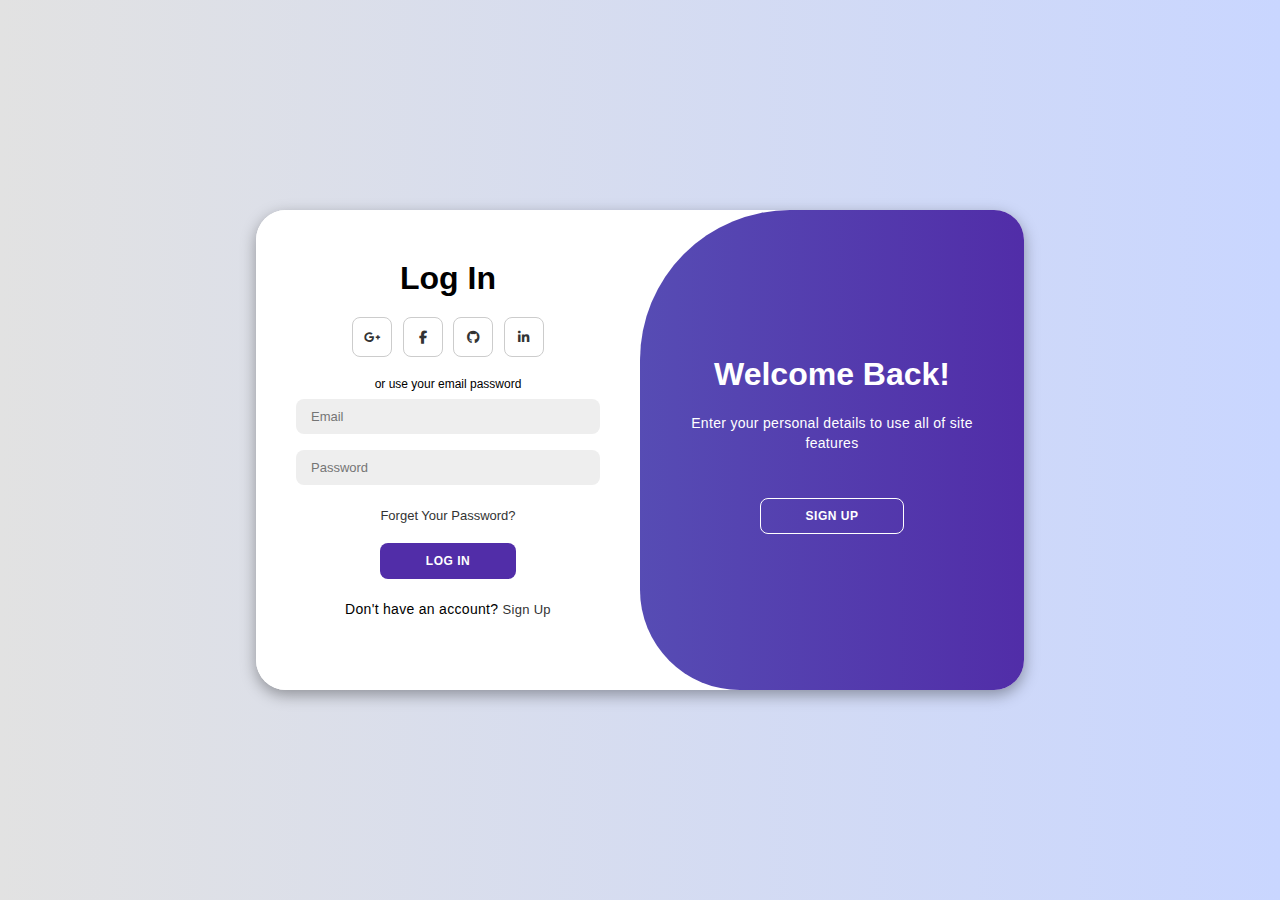
<file: signUpLogin/login.html>
<!DOCTYPE html>
<html lang="en">

<head>
    <meta charset="UTF-8">
    <meta name="viewport" content="width=device-width, initial-scale=1.0">
    <link rel="stylesheet" href="https://cdnjs.cloudflare.com/ajax/libs/font-awesome/6.4.2/css/all.min.css">
    <link rel="stylesheet" href="style.css">
    <title>Login Page</title>
</head>

<!-- Add this right after the <body> tag and before the container div -->
<body>
    
    
    <div class="container" id="container">
        <div class="form-container sign-in">
            <form action="processLogin.php" method="POST">
                <h1>Log In</h1>
                <div class="social-icons">
                    <a href="#" class="icon"><i class="fa-brands fa-google-plus-g"></i></a>
                    <a href="#" class="icon"><i class="fa-brands fa-facebook-f"></i></a>
                    <a href="#" class="icon"><i class="fa-brands fa-github"></i></a>
                    <a href="#" class="icon"><i class="fa-brands fa-linkedin-in"></i></a>
                </div>
                <span>or use your email password</span>
                <input type="email" name="email" placeholder="Email">
                <input type="password" name="password" placeholder="Password">
                <a href="#">Forget Your Password?</a>
                <button>Log In</button>
                <p class="redirect-text">Don't have an account? <a href="signup.html">Sign Up</a></p>
            </form>
        </div>
        <div class="toggle-container">
            <div class="toggle">
                <div class="toggle-panel toggle-right">
                    <h1>Welcome Back!</h1>
                    <p>Enter your personal details to use all of site features</p>
                    <a href="signup.html"><button class="hidden">Sign Up</button></a>
                </div>
            </div>
        </div>
    </div>

    <script>
        // Check if user just signed up successfully
        window.onload = function() {
            const urlParams = new URLSearchParams(window.location.search);
            if (urlParams.get('signup') === 'success') {
                // Auto-fill email if provided
                const email = urlParams.get('email');
                if (email) {
                    document.querySelector('input[type="email"]').value = email;
                }
                
                // Show success message
                alert('Registration successful! Please log in with your credentials.');
            }
        };
    </script>
</body>

</html>
</file>
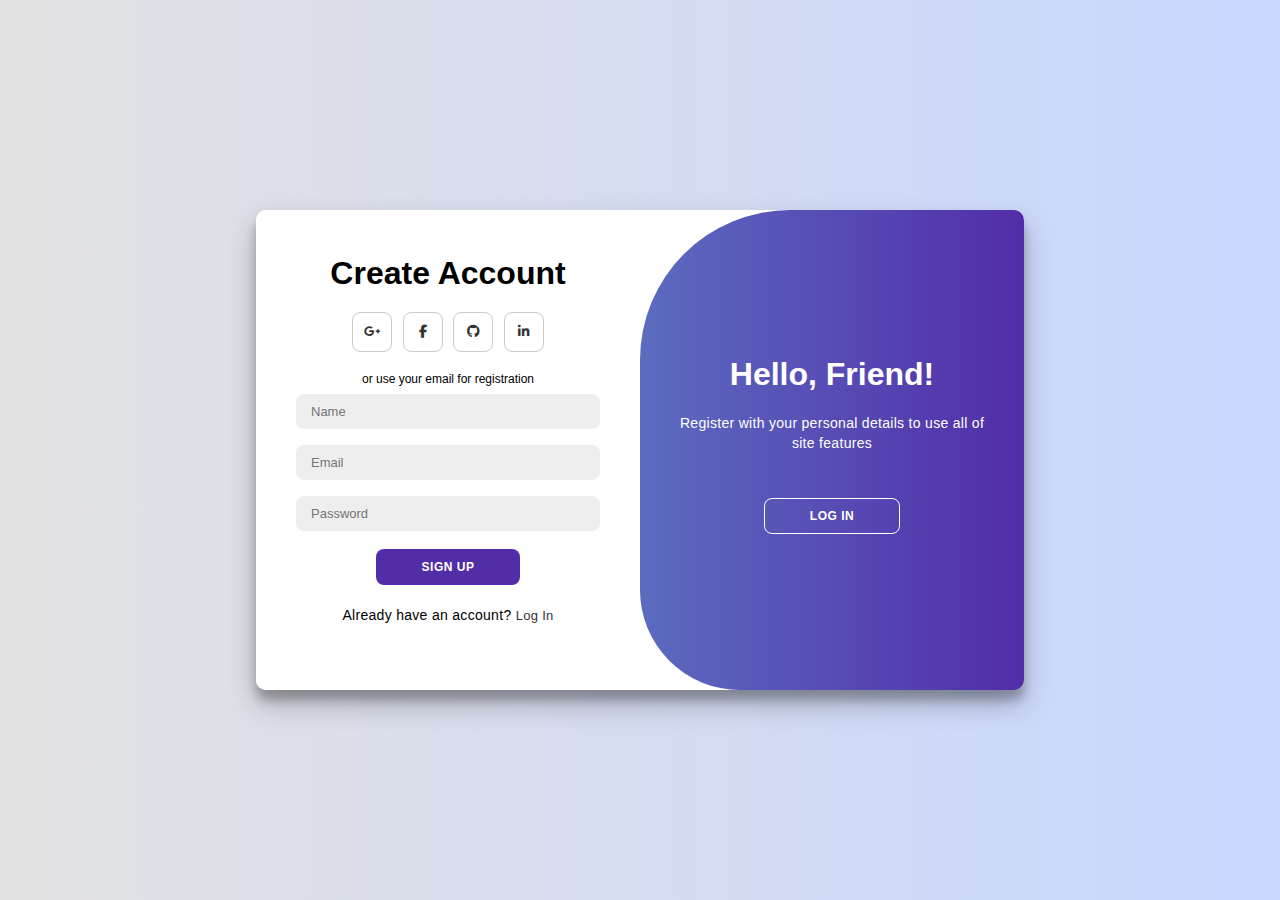
<file: signUpLogin/signup.html>
<!DOCTYPE html>
<html lang="en">

<head>
    <meta charset="UTF-8">
    <meta name="viewport" content="width=device-width, initial-scale=1.0">
    <link rel="stylesheet" href="https://cdnjs.cloudflare.com/ajax/libs/font-awesome/6.4.2/css/all.min.css">
    <link rel="stylesheet" href="style.css">
    <title>Sign Up Page</title>
    <style>
        /* Additional styles for standalone signup page */
        .form-container.sign-up {
            left: 0;
            opacity: 1;
            width: 50%;
            z-index: 2;
        }
        
        .container {
            position: relative;
            width: 768px;
            min-height: 480px;
            border-radius: 10px;
            overflow: hidden;
            box-shadow: 0 14px 28px rgba(0, 0, 0, 0.25), 0 10px 10px rgba(0, 0, 0, 0.22);
        }
        
        .redirect-text {
            margin-top: 15px;
            font-size: 14px;
        }
        
        /* Fix for toggle container visibility */
        .toggle-container {
            position: absolute;
            top: 0;
            left: 50%;
            width: 50%;
            height: 100%;
            overflow: hidden;
            transition: all 0.6s ease-in-out;
            z-index: 1000;
        }
        
        .toggle {
            background-color: #512da8;
            height: 100%;
            background: linear-gradient(to right, #5c6bc0, #512da8);
            color: #fff;
            position: relative;
            left: 0;
            height: 100%;
            width: 100%;
            transform: translateX(0);
            transition: all 0.6s ease-in-out;
        }
        
        .toggle-panel {
            position: absolute;
            width: 100%;
            height: 100%;
            display: flex;
            align-items: center;
            justify-content: center;
            flex-direction: column;
            padding: 0 30px;
            text-align: center;
        }
        
        .toggle-panel.toggle-left {
            transform: translateX(0);
        }
    </style>
</head>

<body>
    <div class="container" id="container">
        <div class="form-container sign-up">
            <form action="processSignUp.php" method="POST" id="signupForm">
                <h1>Create Account</h1>
                <div class="social-icons">
                    <a href="#" class="icon"><i class="fa-brands fa-google-plus-g"></i></a>
                    <a href="#" class="icon"><i class="fa-brands fa-facebook-f"></i></a>
                    <a href="#" class="icon"><i class="fa-brands fa-github"></i></a>
                    <a href="#" class="icon"><i class="fa-brands fa-linkedin-in"></i></a>
                </div>
                <span>or use your email for registration</span>
                <input type="text" placeholder="Name" name="name">
                <input type="email" placeholder="Email" name="email">
                <input type="password" placeholder="Password" name="password">
                <button type="submit">Sign Up</button>
                <p class="redirect-text">Already have an account? <a href="login.html">Log In</a></p>
            </form>
        </div>
        <div class="toggle-container">
            <div class="toggle">
                <div class="toggle-panel toggle-left">
                  
                    <h1>Hello, Friend!</h1>
                    <p>Register with your personal details to use all of site features</p>
                    <a href="login.html"><button type="button" class="hidden">Log In</button></a>
                </div>
            </div>
        </div>
    </div>
</body>
<script>
    // JavaScript to handle form submission and redirection
    document.getElementById('signupForm').addEventListener('submit', function(event) {
        // You can remove this preventDefault if you want the form to actually submit to processSignUp.php
        // event.preventDefault();
        
        // For testing without PHP, uncomment the line below and comment out the form action
        // alert('Account created successfully!');
        
        // Redirect to login page
        // window.location.href = 'login.html';
    });
</script>

</html>
</file>
<file: signUpLogin/style.css>
/* @import url('https://fonts.googleapis.com/css2?family=Montserrat:wght@300;400;500;600;700&display=swap'); */

*{
    margin: 0;
    padding: 0;
    box-sizing: border-box;
    font-family: 'Montserrat', sans-serif;
}

body{
    background-color: #c9d6ff;
    background: linear-gradient(to right, #e2e2e2, #c9d6ff);
    display: flex;
    align-items: center;
    justify-content: center;
    flex-direction: column;
    height: 100vh;
}

.container{
    background-color: #fff;
    border-radius: 30px;
    box-shadow: 0 5px 15px rgba(0, 0, 0, 0.35);
    position: relative;
    overflow: hidden;
    width: 768px;
    max-width: 100%;
    min-height: 480px;
}

.container p{
    font-size: 14px;
    line-height: 20px;
    letter-spacing: 0.3px;
    margin: 20px 0;
}

.container span{
    font-size: 12px;
}

.container a{
    color: #333;
    font-size: 13px;
    text-decoration: none;
    margin: 15px 0 10px;
}

.container button{
    background-color: #512da8;
    color: #fff;
    font-size: 12px;
    padding: 10px 45px;
    border: 1px solid transparent;
    border-radius: 8px;
    font-weight: 600;
    letter-spacing: 0.5px;
    text-transform: uppercase;
    margin-top: 10px;
    cursor: pointer;
}

.container button.hidden{
    background-color: transparent;
    border-color: #fff;
}

.container form{
    background-color: #fff;
    display: flex;
    align-items: center;
    justify-content: center;
    flex-direction: column;
    padding: 0 40px;
    height: 100%;
}

.container input{
    background-color: #eee;
    border: none;
    margin: 8px 0;
    padding: 10px 15px;
    font-size: 13px;
    border-radius: 8px;
    width: 100%;
    outline: none;
}

.form-container{
    position: absolute;
    top: 0;
    height: 100%;
    transition: all 0.6s ease-in-out;
}

.sign-in{
    left: 0;
    width: 50%;
    z-index: 2;
}

.container.active .sign-in{
    transform: translateX(100%);
}

.sign-up{
    left: 0;
    width: 50%;
    opacity: 0;
    z-index: 1;
}

.container.active .sign-up{
    transform: translateX(100%);
    opacity: 1;
    z-index: 5;
    animation: move 0.6s;
}

@keyframes move{
    0%, 49.99%{
        opacity: 0;
        z-index: 1;
    }
    50%, 100%{
        opacity: 1;
        z-index: 5;
    }
}

.social-icons{
    margin: 20px 0;
}

.social-icons a{
    border: 1px solid #ccc;
    border-radius: 20%;
    display: inline-flex;
    justify-content: center;
    align-items: center;
    margin: 0 3px;
    width: 40px;
    height: 40px;
}

.toggle-container{
    position: absolute;
    top: 0;
    left: 50%;
    width: 50%;
    height: 100%;
    overflow: hidden;
    transition: all 0.6s ease-in-out;
    border-radius: 150px 0 0 100px;
    z-index: 1000;
}

.container.active .toggle-container{
    transform: translateX(-100%);
    border-radius: 0 150px 100px 0;
}

.toggle{
    background-color: #512da8;
    height: 100%;
    background: linear-gradient(to right, #5c6bc0, #512da8);
    color: #fff;
    position: relative;
    left: -100%;
    height: 100%;
    width: 200%;
    transform: translateX(0);
    transition: all 0.6s ease-in-out;
}

.container.active .toggle{
    transform: translateX(50%);
}

.toggle-panel{
    position: absolute;
    width: 50%;
    height: 100%;
    display: flex;
    align-items: center;
    justify-content: center;
    flex-direction: column;
    padding: 0 30px;
    text-align: center;
    top: 0;
    transform: translateX(0);
    transition: all 0.6s ease-in-out;
}

.toggle-left{
    transform: translateX(-200%);
}

.container.active .toggle-left{
    transform: translateX(0);
}

.toggle-right{
    right: 0;
    transform: translateX(0);
}

.container.active .toggle-right{
    transform: translateX(200%);
}
</file>
